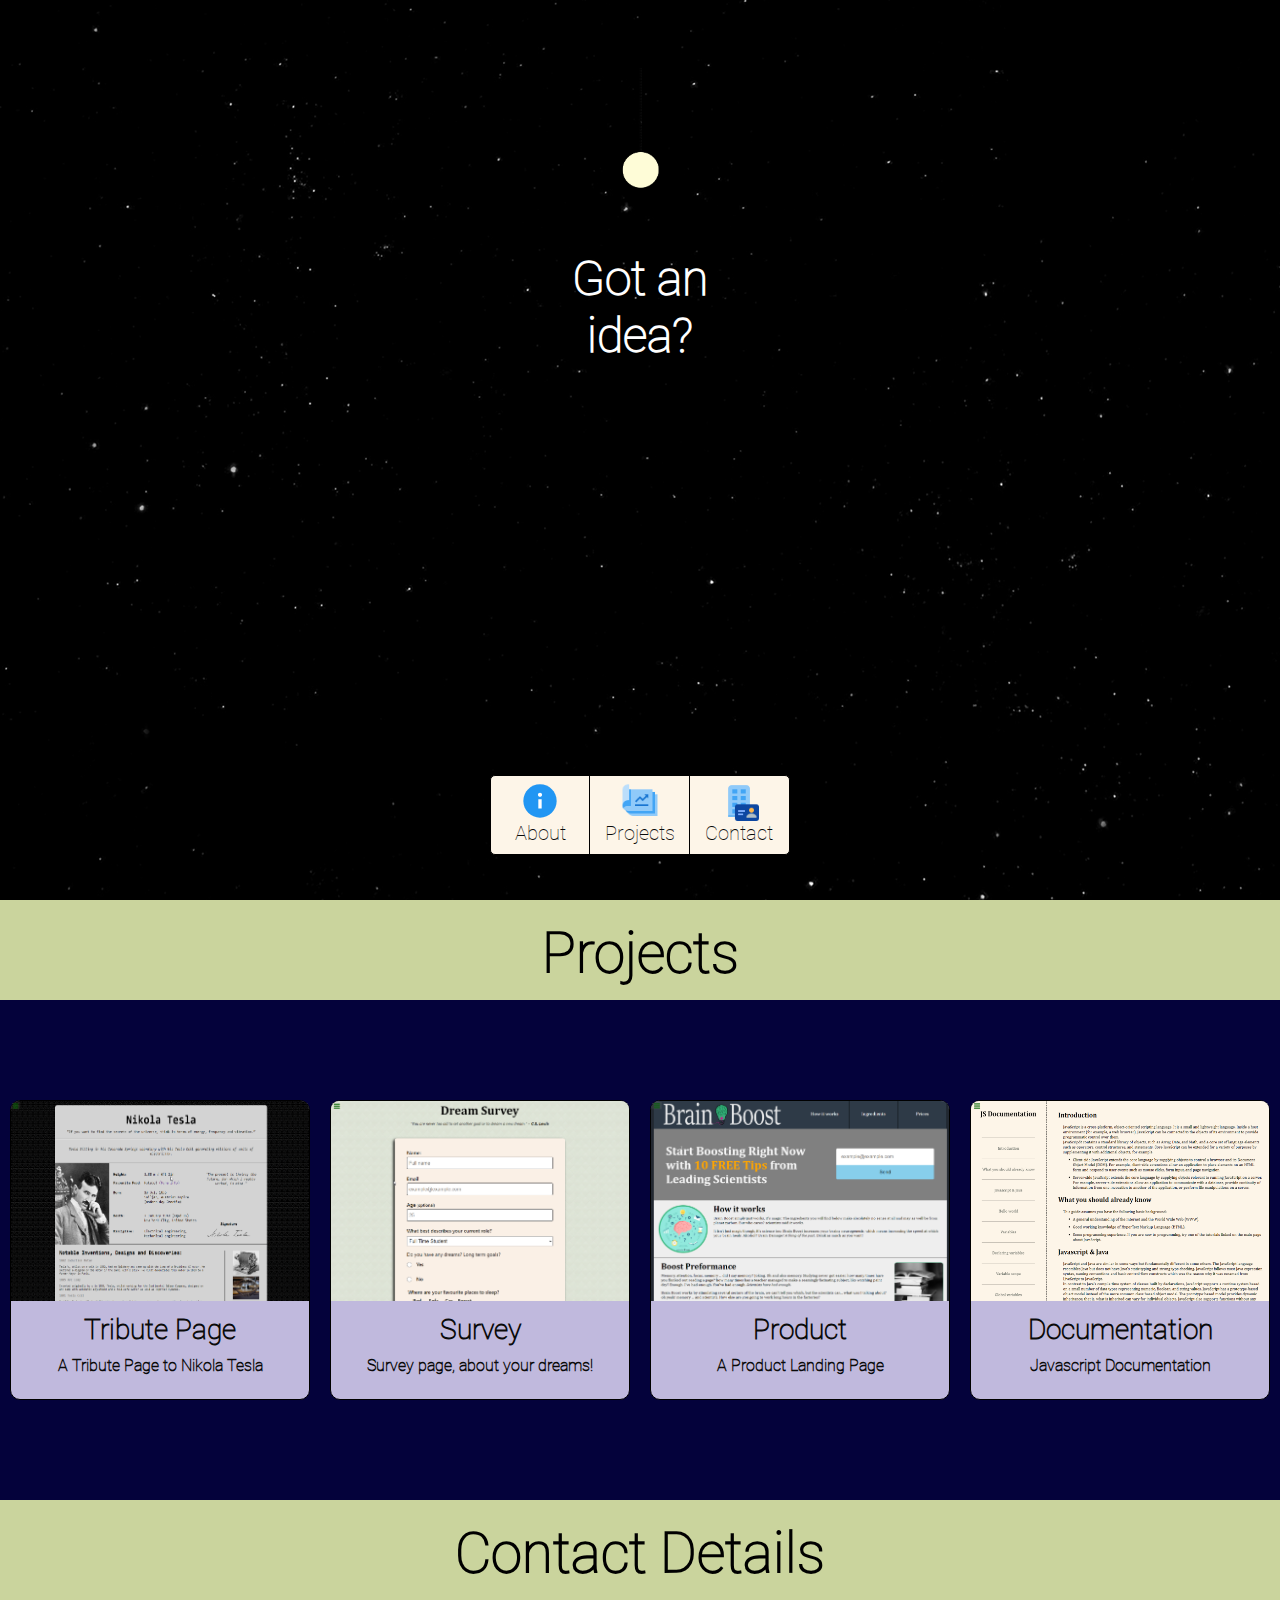
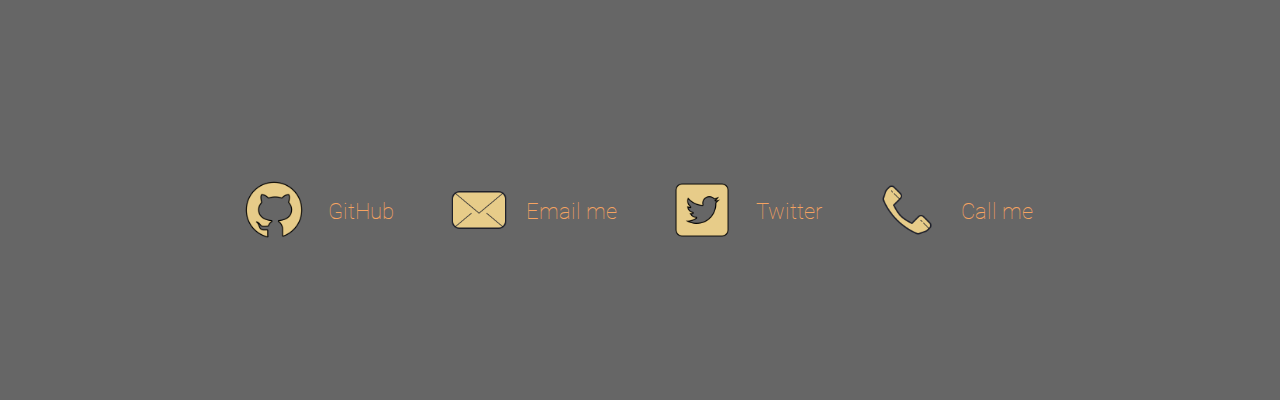
<file: portfolio/index.html>
<!DOCTYPE html>
<html lang="en">
<head>
    <meta charset="UTF-8">
    <meta name="viewport" content="width=device-width, initial-scale=1.0">
    <title>Personal Portfolio</title>
    <link rel="stylesheet" href="css/styles.css">
    
    <script defer src="https://cdn.freecodecamp.org/testable-projects-fcc/v1/bundle.js"></script>

</head>
<body>
    <header>
        <nav id="navbar">
            <a id="aboutButton" href="#welcome-section" class="nav-link"><img src="css/images/icons/about.svg" alt="">About</a>
            <a href="#projects" class="nav-link"><img src="css/images/icons/projects.png" alt="">Projects</a>
            <a href="#contact-section" class="nav-link"><img src="css/images/icons/contact2.png" alt="">Contact</a>
        </nav>
    </header>
    <div class="stars"></div>
    <div class="twinkle"></div>
    <div class="blueSky"></div>
    <div class="clouds"></div>
    <section id="welcome-section">
        <header id="welcome-header">
        <div id="bulb"></div>
            <h1>Got an idea?</h1>
        </header>
        <div id="invisible">
            <h2>I develop stuff</h2>
            <div id="bio">
                <img src="css/images/profile-cut.png" alt="">
                <div id="bio-desc">
                    <p>Name: Sky Gracey</p>
                    <p>Age: 25</p>
                    <p>Knowledge: HTML, CSS, Javascript, jQuery, PHP, mySQL, Bootstrap, Wordpress, Python</p>
                    <p>Bio: I'm a self-taught programmer in UK, wales. Excited to work with new people on either Short-term, or Long-term jobs.<br /></p>
                    <span>(<a href="" alt="Opens popout window further biography information">tbc</a>)</span>
                </div>
            </div>
        </div>
    </section>
    <section id="projects">
        <header id="project-header" class="section-header">
                <h1>Projects</h1>
        </header>
        <div class="tilebox">
             <div id="tribute" class="project-tile">
                 <a href="https://codepen.io/Dyneskye/pen/eYJgQER" alt="Portfolio tribute page of Nikola Tesla">
                     <img src="css/images/tribute.png" alt="">
                     <h3>Tribute Page</h3>
                 </a>
                 <p>
                     A Tribute Page to Nikola Tesla
                 </p>
             </div>
             <div id="survey" class="project-tile">
                 <a href="https://codepen.io/Dyneskye/pen/vYLmxMN" alt="Portfolio, of a survey form">
                     <img src="css/images/survey.png" alt="">
                     <h3>Survey</h3>
                 </a>
                 <p>
                     Survey page, about your dreams!
                 </p>
             </div>
        </div>
        <div class="tilebox">
             <div id="product" class="project-tile">
                 <a href="https://codepen.io/Dyneskye/pen/VwezdRe" alt="Portfolio product sales page">
                     <img src="css/images/product.png" alt="">
                     <h3>Product</h3>
                 </a>
                 <p>
                     A Product Landing Page
                 </p>
             </div>
             <div id="doc" class="project-tile">
                 <a href="https://codepen.io/Dyneskye/pen/WNrEVLr" alt="Portfolio Documentation page">
                     <img src="css/images/doc.png" alt="">
                     <h3>Documentation</h3>
                 </a>
                 <p>Javascript Documentation</p>
             </div>
        </div>
    </section>

    <section id="contact-section">
        <header id="contact-header" class="section-header">
            <h1>Contact Details</h1>
        </header>
        <a id="profile-link" href="https://github.com/dyneskye/" alt="Sky's Github Account" target="_blank"> <img src="css/images/icons/githubGreenOutline.png" alt=""> <span>GitHub</span></a>
        <a id="profile-link" href="mailto:dyneskye@gmail.com" alt="Email Sky"> <img src="css/images/icons/emailGreenOutline.png" alt=""><span>Email me</span></a>
        <a id="profile-link" href="#twitter" alt="Sky's Twitter Account"> <img src="css/images/icons/twitterGreenOutline.png" alt=""> <span>Twitter</span></a>
        <a id="profile-link" href="tel:07NotMyNum" alt="Sky's Phone Number"> <img src="css/images/icons/phoneGreenBigNew.png" alt=""> <span>Call me</span></a>
        <a href="#FCC"></a>
    </section>

    <script src="https://code.jquery.com/jquery-3.5.1.js" integrity="sha256-QWo7LDvxbWT2tbbQ97B53yJnYU3WhH/C8ycbRAkjPDc=" crossorigin="anonymous"></script>
    <script defer src="js/scripts.js"></script>
</body>
</html>
</file>
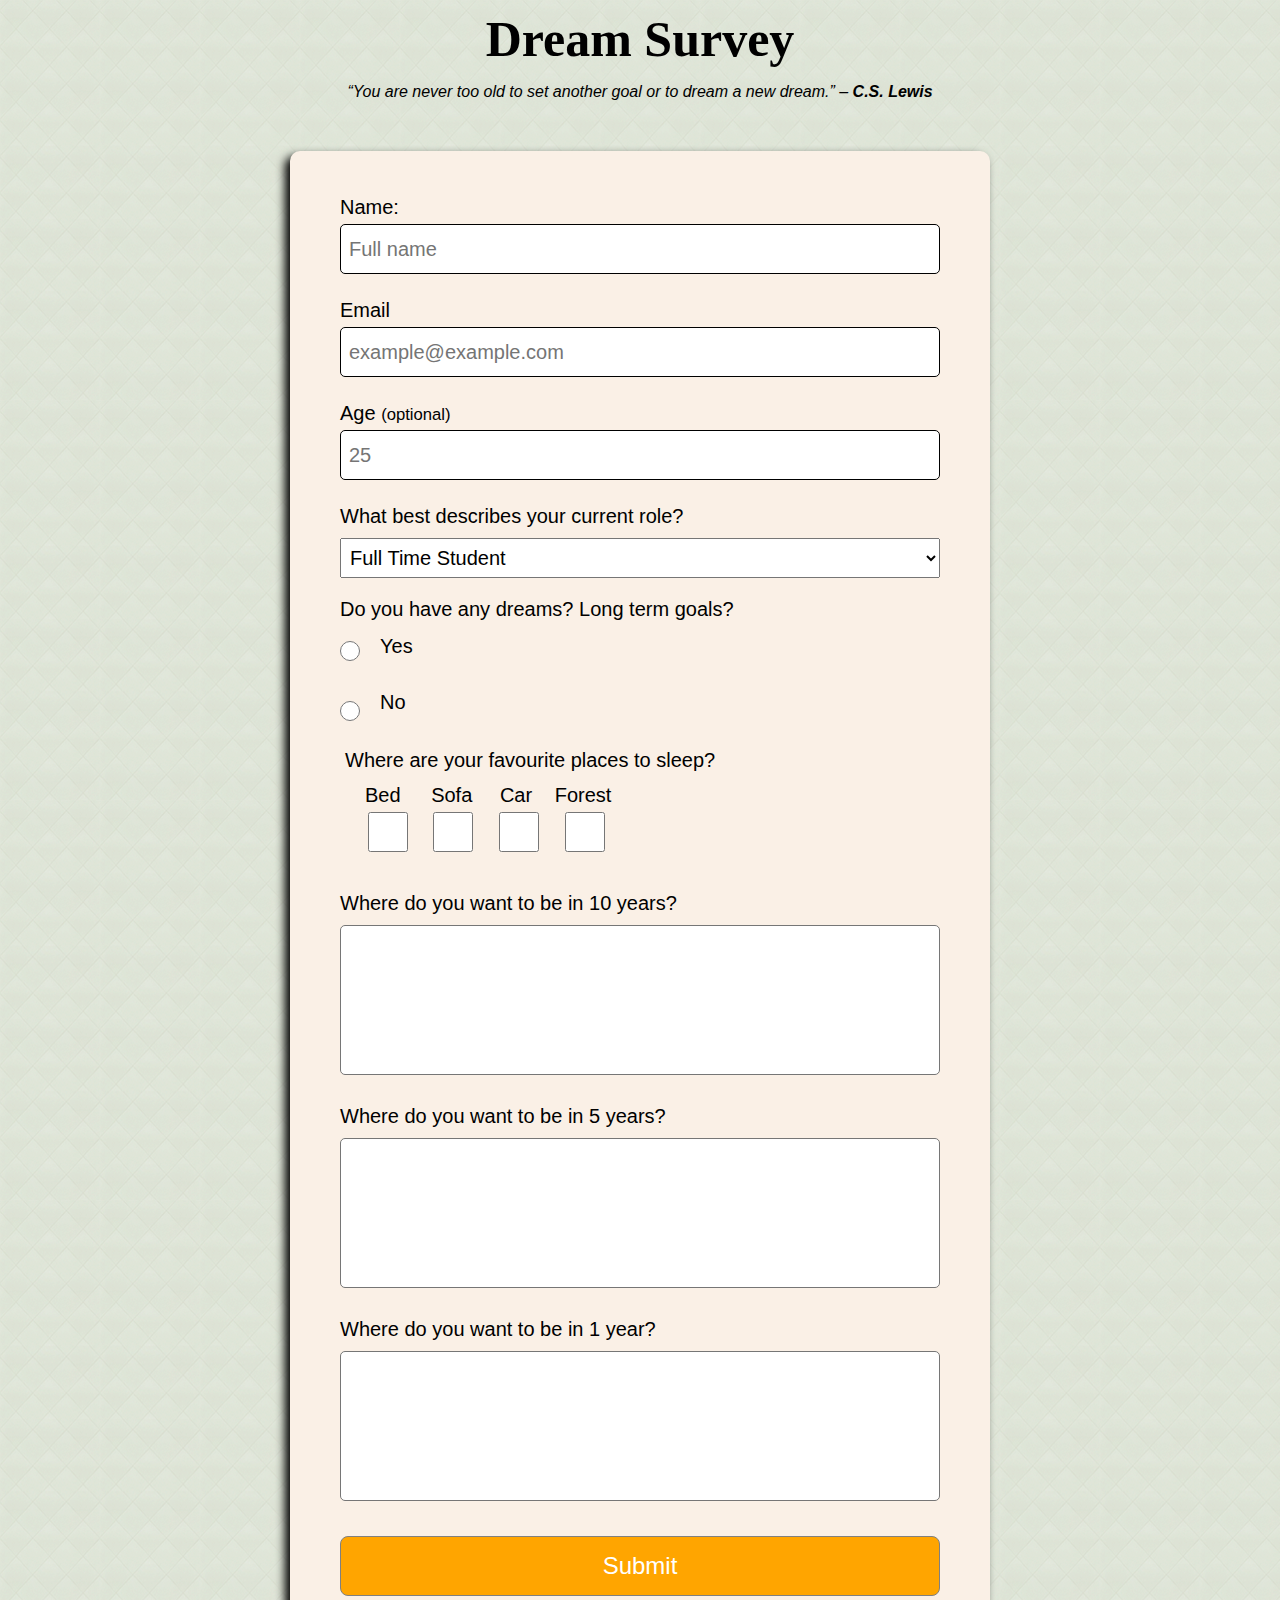
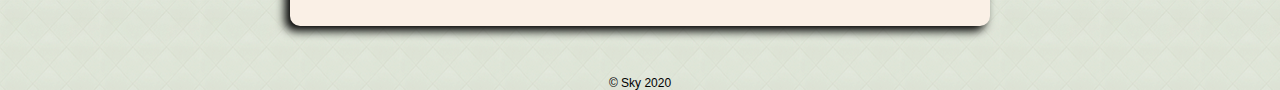
<file: survey/index.html>
<!DOCTYPE html>
<html lang="en">
<head>
    <meta charset="UTF-8">
    <meta name="viewport" content="width=device-width, initial-scale=1.0">
    <title>Dream Survey</title>

    <link rel="stylesheet" href="styles.css">
    
</head>
<body>

    <div id="title-box">
        <h1 id="title">Dream Survey</h1>
        <p id="description"><em >“You are never too old to set another goal or to dream a new dream.”
            – <strong>C.S. Lewis</strong></em></p>
    </div>

    <div id="container">
        <form id="survey-form" action="POST">
            <label id="name-label" for="name">
                Name: <input id="name" type="text" name="name" placeholder="Full name" required>
            </label>
            <label id="email-label" for="email">
                Email <input id="email" type="email" name="email" placeholder="example@example.com" required>
            </label>
            <label id="number-label" for="number">
                Age <small>(optional)</small><input id="number" type="number" name="age" placeholder="25" min="1" max="100">
            </label>
            <label for="role">
                <p>What best describes your current role?</p>
                <select name="role" id="dropdown" onchange="displayOther(this)">
                    <option value="full-time-student">Full Time Student</option>
                    <option value="part-time-student">Part time Student</option>
                    <option value="full-time-job">Full Time Job</option>
                    <option value="part-time-job">Part Time Job</option>
                    <option value="undisclosed">Prefer to not say</option>
                    <option id="other-button" value="other">Other</option>
                </select>
                <label id="otherLabel" for="other">
                    <p>Specify other role</p>
                    <input id="other" type="text" name="other" placeholder="Other">
                </label>
            </label>
            <div id="radioboxes">
                <p>Do you have any dreams? Long term goals?</p>

                <div id="radios">
                    <input id="yes" type="radio" name="yesorno" value="yes" required><span id="yesAns">Excellent, continue to the section below!</span>
                    <input id="no" type="radio" name="yesorno" value="no"><span id="noAns">What are you waiting for? Start planning now!</span>
                </div>
                <div id="labels">
                    <label for="yes">Yes</label>
                    <label for="no">No</label>
                </div>

            </div>
            <div id="checkboxes">
                <h2 id="checkbox-title">Where are your favourite places to sleep?</h2>
                <label id="bed-label" for="bed">Bed</label>
                <label id="sofa-label" for="sofa">Sofa</label>
                <label id="car-label" for="car">Car</label>
                <label id="forest-label" for="forest">Forest</label>
                <input id="bed" type="checkbox" name="bed" git value="bed">
                <input id="sofa" type="checkbox" name="sofa" value="sofa">
                <input id="car" type="checkbox" name="car" value="car">
                <input id="forest" type="checkbox" name="forest" value="forest">
            </div>
            
            <br>
                <label for="ten-years">
                    Where do you want to be in 10 years? 
                    <textarea id="ten-years" name="ten-years" placeholder="" required></textarea>
                </label>
                
                <label for="five-years">
                    Where do you want to be in 5 years? 
                    <textarea id="five-years" name="five-years" placeholder="" required></textarea>
                </label>

                <label for="one-year">
                    Where do you want to be in 1 year? 
                    <textarea id="one-years" name="one-years" placeholder="" required></textarea>
                </label>
                <button id="submit" name="submit">Submit</button>
        </form>  
        
        
    </div>

    
    
    <footer>
        <p>© Sky 2020</p>
    </footer>
    <script src="https://cdn.freecodecamp.org/testable-projects-fcc/v1/bundle.js"></script>

    <script defer type="text/javascript">
        function displayOther(opt) {
            if (opt.value == "other") {
                document.getElementById('otherLabel').style.display = "block";
            }
        }

    </script>
</body>
</html>
</file>
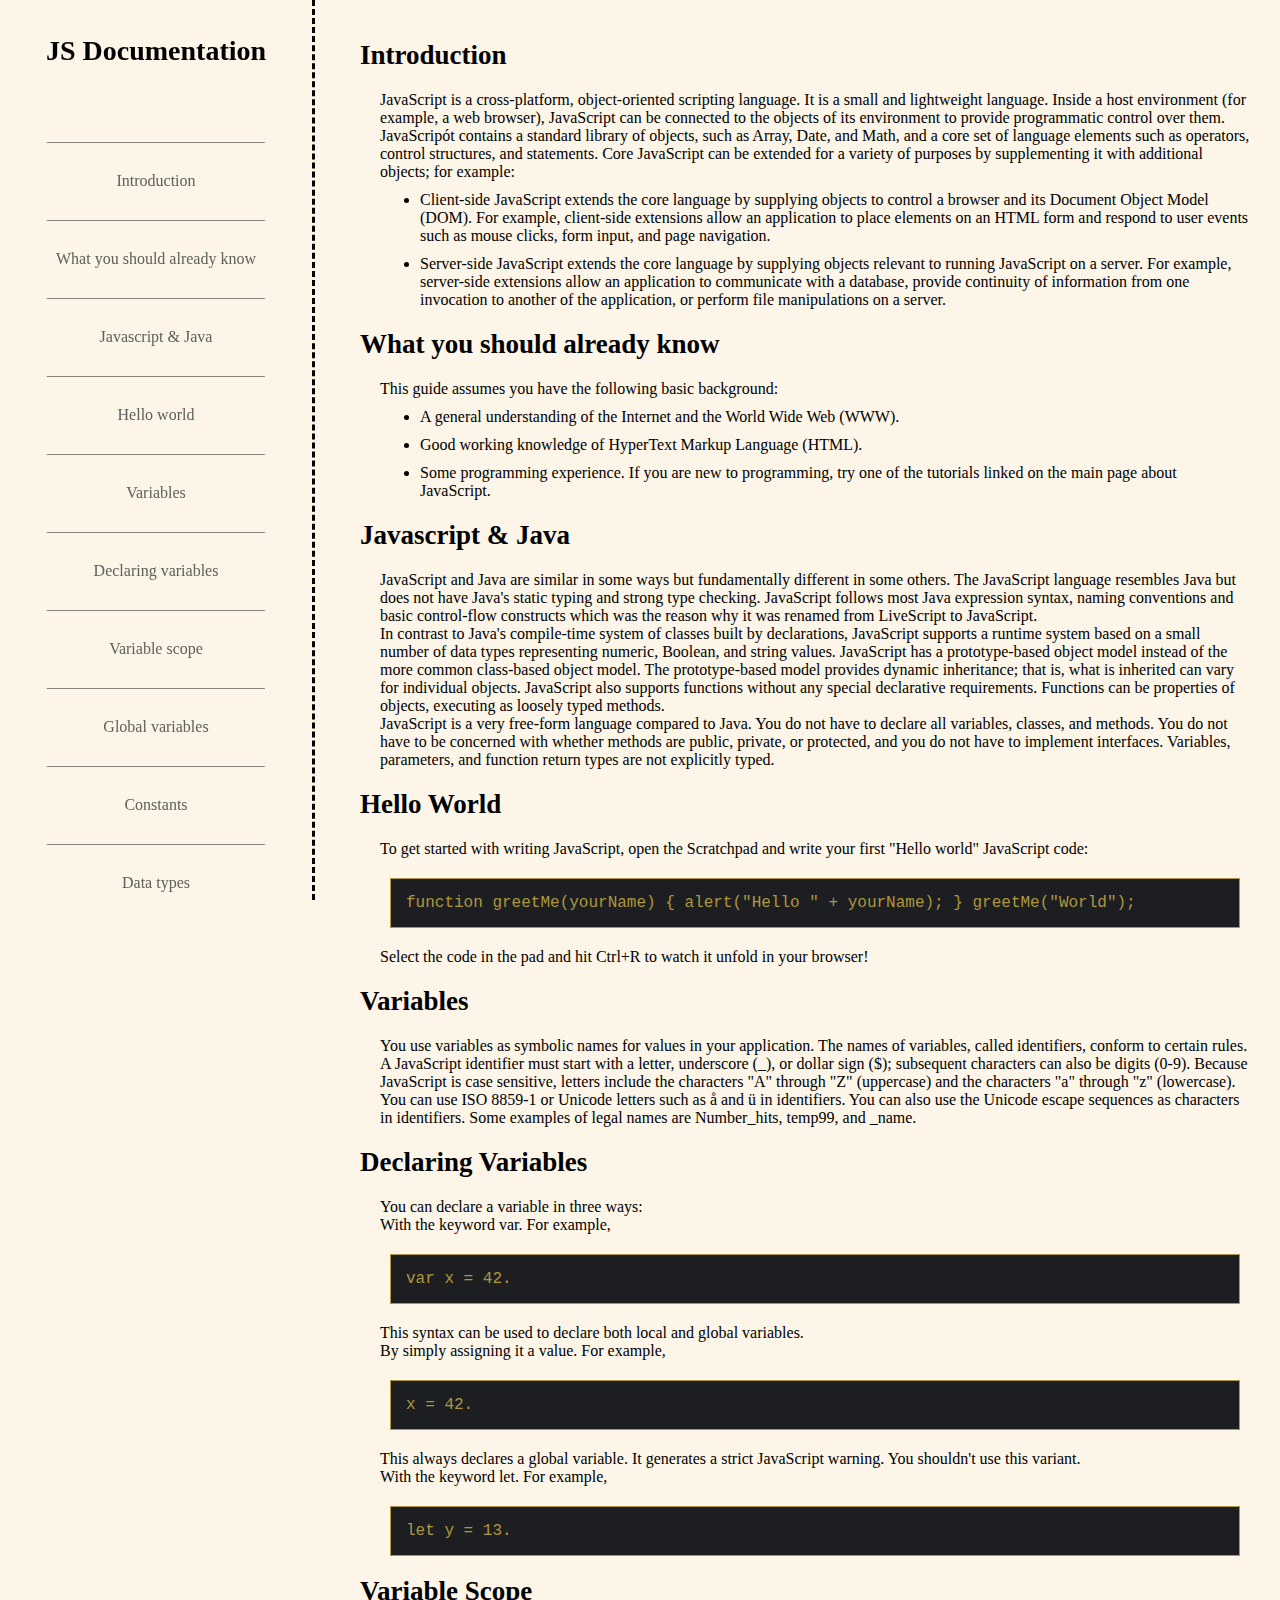
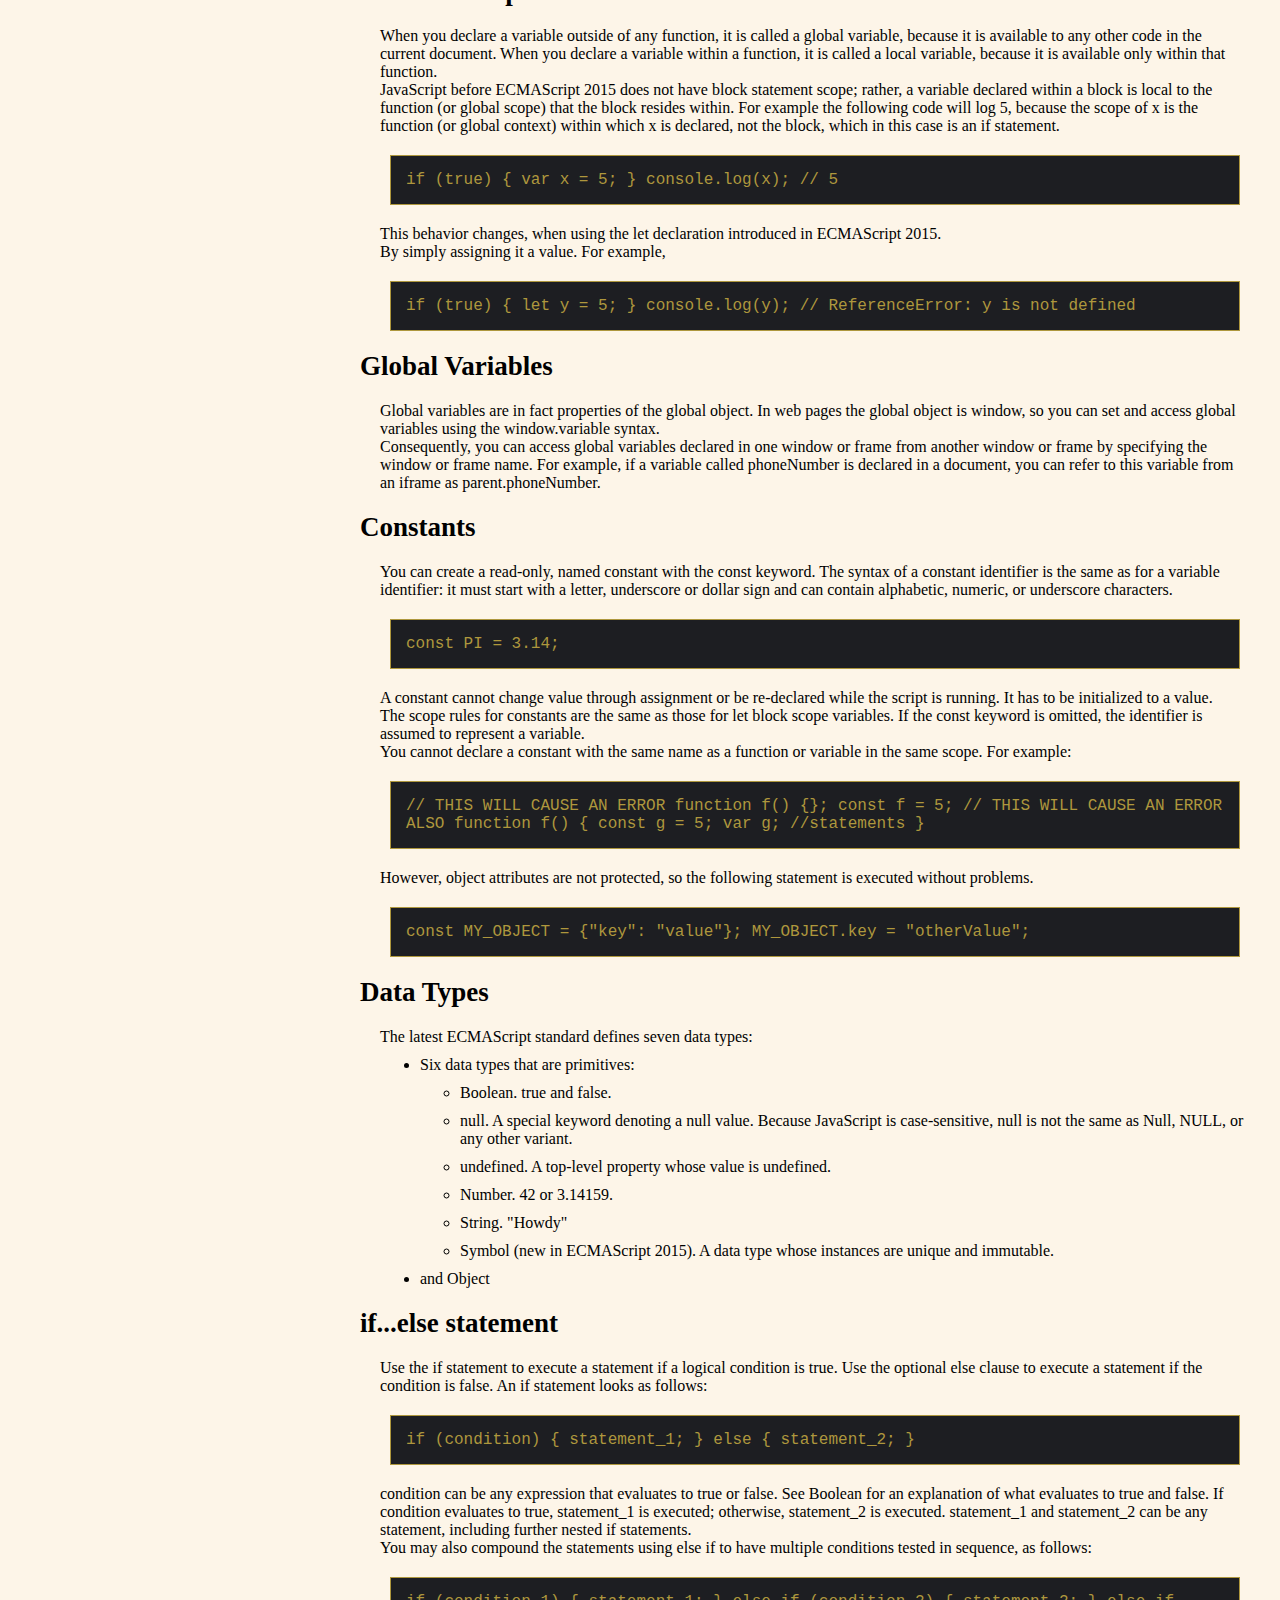
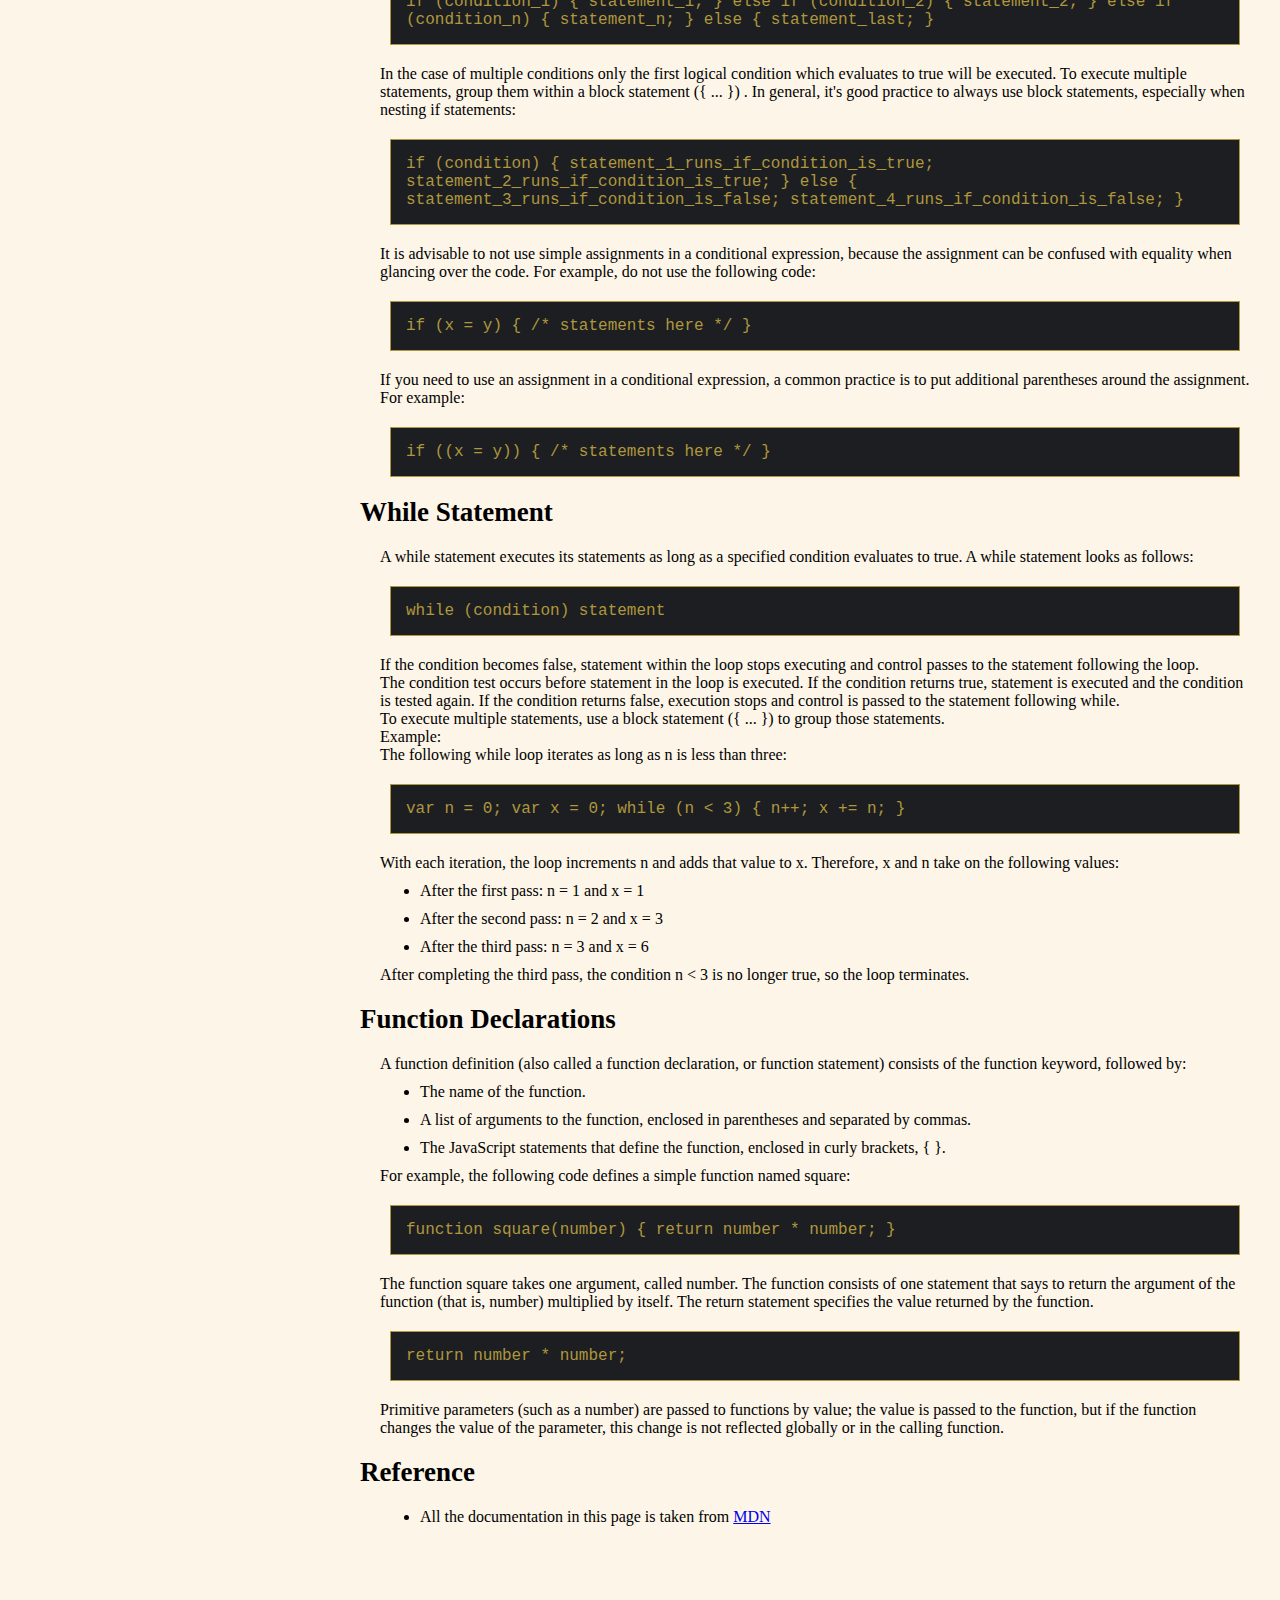
<file: tech-doc/index.html>
<!DOCTYPE html>
<html lang="en">
<head>
    <meta charset="UTF-8">
    <meta name="viewport" content="width=device-width, initial-scale=1.0">
    <title>Very Technical</title>
    <script defer src="https://cdn.freecodecamp.org/testable-projects-fcc/v1/bundle.js"></script>

    <link rel="stylesheet" href="styles.css">
</head>
<body>

<div id="container">
        <nav id="navbar">
            <header>JS Documentation</header>
            <div id="links">
               <a href="#introduction"  class="nav-link">Introduction</a>
               <a href="#what_you_should_already_know" class="nav-link">What you should already know</a>
               <a href="#javascript_&_java" class="nav-link">Javascript & Java</a>
               <a href="#hello_world" class="nav-link">Hello world</a>
               <a href="#variables" class="nav-link">Variables</a>
               <a href="#declaring_variables" class="nav-link">Declaring variables</a>
               <a href="#variable_scope" class="nav-link">Variable scope</a>
               <a href="#global_variables" class="nav-link">Global variables</a>
               <a href="#constants" class="nav-link">Constants</a>
               <a href="#data_types" class="nav-link">Data types</a>
               <a href="#if...else_statement" class="nav-link">if...else statement</a>
               <a href="#while_statement" class="nav-link">While statement</a>
               <a href="#reference" class="nav-link">Reference</a>
               <a href="#function_declarations"  class="nav-link">Function declarations</a>
            </div>
        </nav>
    <main id="main-doc">
        <section id="introduction" class="main-section">
            <header>
                <h2>Introduction</h2>
            </header>
            <p>JavaScript is a cross-platform, object-oriented scripting language. It is a small and lightweight language. Inside a host environment (for example, a web browser), JavaScript can be connected to the objects of its environment to provide programmatic control over them.</p>
            <p>JavaScripót contains a standard library of objects, such as Array, Date, and Math, and a core set of language elements such as operators, control structures, and statements. Core JavaScript can be extended for a variety of purposes by supplementing it with additional objects; for example:</p>
            <ul>
                <li>Client-side JavaScript extends the core language by supplying objects to control a browser and its Document Object Model (DOM). For example, client-side extensions allow an application to place elements on an HTML form and respond to user events such as mouse clicks, form input, and page navigation.</li>
                <li>Server-side JavaScript extends the core language by supplying objects relevant to running JavaScript on a server. For example, server-side extensions allow an application to communicate with a database, provide continuity of information from one invocation to another of the application, or perform file manipulations on a server.</li>
            </ul>
        </section>
        <section id="what_you_should_already_know" class="main-section">
            <header>
                <h2>What you should already know</h2>
            </header>
            <p>
                This guide assumes you have the following basic background:
                <ul>
                    <li>A general understanding of the Internet and the World Wide Web (WWW).</li>
                    <li>Good working knowledge of HyperText Markup Language (HTML).</li>
                    <li>Some programming experience. If you are new to programming, try one of the tutorials linked on the main page about JavaScript.</li>
                </ul>
            </p>
        </section>
        <section id="javascript_&_java" class="main-section">
            <header>
                <h2>Javascript & Java</h2>
            </header>
            <p>JavaScript and Java are similar in some ways but fundamentally different in some others. The JavaScript language resembles Java but does not have Java's static typing and strong type checking. JavaScript follows most Java expression syntax, naming conventions and basic control-flow constructs which was the reason why it was renamed from LiveScript to JavaScript.</p>
            <p>In contrast to Java's compile-time system of classes built by declarations, JavaScript supports a runtime system based on a small number of data types representing numeric, Boolean, and string values. JavaScript has a prototype-based object model instead of the more common class-based object model. The prototype-based model provides dynamic inheritance; that is, what is inherited can vary for individual objects. JavaScript also supports functions without any special declarative requirements. Functions can be properties of objects, executing as loosely typed methods.</p>
            <p>JavaScript is a very free-form language compared to Java. You do not have to declare all variables, classes, and methods. You do not have to be concerned with whether methods are public, private, or protected, and you do not have to implement interfaces. Variables, parameters, and function return types are not explicitly typed.</p>
        </section>
        <section id="hello_world" class="main-section">
            <header>
                <h2>Hello World</h2>
            </header>
            <p>To get started with writing JavaScript, open the Scratchpad and write your first "Hello world" JavaScript code:</p>
            <code>function greetMe(yourName) { alert("Hello " + yourName); }
                greetMe("World");</code>
            <p>Select the code in the pad and hit Ctrl+R to watch it unfold in your browser!</p>
        </section>
        <section id="variables" class="main-section">
            <header>
                <h2>Variables</h2>
            </header>
            <p>You use variables as symbolic names for values in your application. The names of variables, called identifiers, conform to certain rules.</p>
            <p>A JavaScript identifier must start with a letter, underscore (_), or dollar sign ($); subsequent characters can also be digits (0-9). Because JavaScript is case sensitive, letters include the characters "A" through "Z" (uppercase) and the characters "a" through "z" (lowercase).</p>
            <p>You can use ISO 8859-1 or Unicode letters such as å and ü in identifiers. You can also use the Unicode escape sequences as characters in identifiers. Some examples of legal names are Number_hits, temp99, and _name.</p>
        </section>
        <section id="declaring_variables" class="main-section">
            <header>
                <h2>Declaring Variables</h2>
            </header>
            <p>You can declare a variable in three ways:</p>
            <p>With the keyword var. For example,</p>
            <code>var x = 42.</code>
            <p>This syntax can be used to declare both local and global variables.</p>
            <p>By simply assigning it a value. For example,</p>
            <code>x = 42.</code>
            <p>This always declares a global variable. It generates a strict JavaScript warning. You shouldn't use this variant.</p>
            <p>With the keyword let. For example,</p>
            <code>let y = 13.</code>
        </section>
        <section id="variable_scope" class="main-section">
            <header>
                <h2>Variable Scope</h2>
            </header>
            <p>When you declare a variable outside of any function, it is called a global variable, because it is available to any other code in the current document. When you declare a variable within a function, it is called a local variable, because it is available only within that function.</p>
            <p>JavaScript before ECMAScript 2015 does not have block statement scope; rather, a variable declared within a block is local to the function (or global scope) that the block resides within. For example the following code will log 5, because the scope of x is the function (or global context) within which x is declared, not the block, which in this case is an if statement.</p>
            <code>if (true) { var x = 5; } console.log(x); // 5</code>
            <p>This behavior changes, when using the let declaration introduced in ECMAScript 2015.</p>
            <p>By simply assigning it a value. For example,</p>
            <code>if (true) { let y = 5; } console.log(y); // ReferenceError: y is not
                defined</code>
        </section>
        <section id="global_variables" class="main-section">
            <header>
                <h2>Global Variables</h2>
            </header>
            <p>Global variables are in fact properties of the global object. In web pages the global object is window, so you can set and access global variables using the window.variable syntax.</p>
            <p>Consequently, you can access global variables declared in one window or frame from another window or frame by specifying the window or frame name. For example, if a variable called phoneNumber is declared in a document, you can refer to this variable from an iframe as parent.phoneNumber.</p>
        </section>
        <section id="constants" class="main-section">
            <header>
                <h2>Constants</h2>
            </header>
            <p>You can create a read-only, named constant with the const keyword. The syntax of a constant identifier is the same as for a variable identifier: it must start with a letter, underscore or dollar sign and can contain alphabetic, numeric, or underscore characters.</p>
            <code>const PI = 3.14;</code>
            <p>A constant cannot change value through assignment or be re-declared while the script is running. It has to be initialized to a value.</p>
            <p>The scope rules for constants are the same as those for let block scope variables. If the const keyword is omitted, the identifier is assumed to represent a variable.</p>
            <p>You cannot declare a constant with the same name as a function or variable in the same scope. For example:</p>
            <code>// THIS WILL CAUSE AN ERROR function f() {}; const f = 5; // THIS WILL
                CAUSE AN ERROR ALSO function f() { const g = 5; var g; //statements
                }</code>
            <p>However, object attributes are not protected, so the following statement is executed without problems.</p>
            <code>const MY_OBJECT = {"key": "value"}; MY_OBJECT.key = "otherValue";</code>
        </section>
        <section id="data_types" class="main-section">
            <header>
                <h2>Data Types</h2>
            </header>
            <p>The latest ECMAScript standard defines seven data types:</p>
            <ul>
                <li>Six data types that are primitives:</li>
                <ul>
                    <li>Boolean. true and false.</li>
                    <li>null. A special keyword denoting a null value. Because JavaScript is case-sensitive, null is not the same as Null, NULL, or any other variant.</li>
                    <li>undefined. A top-level property whose value is undefined.</li>
                    <li>Number. 42 or 3.14159.</li>
                    <li>String. "Howdy"</li>
                    <li>Symbol (new in ECMAScript 2015). A data type whose instances are unique and immutable.</li>
                </ul>
                <li>and Object</li>
            </ul>
        </section>
        <section id="if...else_statement" class="main-section">
            <header>
                <h2>if...else statement</h2>
            </header>
            <p>Use the if statement to execute a statement if a logical condition is true. Use the optional else clause to execute a statement if the condition is false. An if statement looks as follows:</p>
            <code>if (condition) { statement_1; } else { statement_2; }</code>
            <p>condition can be any expression that evaluates to true or false. See Boolean for an explanation of what evaluates to true and false. If condition evaluates to true, statement_1 is executed; otherwise, statement_2 is executed. statement_1 and statement_2 can be any statement, including further nested if statements.</p>
            <p>You may also compound the statements using else if to have multiple conditions tested in sequence, as follows:</p>
            <code>if (condition_1) { statement_1; } else if (condition_2) { statement_2;
            } else if (condition_n) { statement_n; } else { statement_last; }</code>
            <p>In the case of multiple conditions only the first logical condition which evaluates to true will be executed. To execute multiple statements, group them within a block statement ({ ... }) . In general, it's good practice to always use block statements, especially when nesting if statements:</p>
            <code>if (condition) { statement_1_runs_if_condition_is_true;
                statement_2_runs_if_condition_is_true; } else {
                statement_3_runs_if_condition_is_false;
                statement_4_runs_if_condition_is_false; }</code>
            <p>It is advisable to not use simple assignments in a conditional expression, because the assignment can be confused with equality when glancing over the code. For example, do not use the following code:</p>
            <code>if (x = y) { /* statements here */ }</code>
            <p>If you need to use an assignment in a conditional expression, a common practice is to put additional parentheses around the assignment. For example:</p>
            <code>if ((x = y)) { /* statements here */ }</code>
        </section>
        <section id="while_statement" class="main-section">
            <header>
                <h2>While Statement</h2>
            </header>
            <p>A while statement executes its statements as long as a specified condition evaluates to true. A while statement looks as follows:</p>
            <code>while (condition) statement</code>
            <p>If the condition becomes false, statement within the loop stops executing and control passes to the statement following the loop.</p>
            <p>The condition test occurs before statement in the loop is executed. If the condition returns true, statement is executed and the condition is tested again. If the condition returns false, execution stops and control is passed to the statement following while.</p>
            <p>To execute multiple statements, use a block statement ({ ... }) to group those statements.</p>
            <p>Example:</p>
            <p>The following while loop iterates as long as n is less than three:</p>
            <code>var n = 0; var x = 0; while (n < 3) { n++; x += n; }</code>
            <p>With each iteration, the loop increments n and adds that value to x. Therefore, x and n take on the following values:</p>
            <ul>
                <li>After the first pass: n = 1 and x = 1</li>
                <li>After the second pass: n = 2 and x = 3</li>
                <li>After the third pass: n = 3 and x = 6</li>
            </ul>
            <p>After completing the third pass, the condition n < 3 is no longer true, so the loop terminates.</p>
        </section>
        <section id="function_declarations" class="main-section">
            <header>
                <h2>Function Declarations</h2>
            </header>
            <p>A function definition (also called a function declaration, or function statement) consists of the function keyword, followed by:</p>
            <ul>
                <li>The name of the function.</li>
                <li>A list of arguments to the function, enclosed in parentheses and separated by commas.</li>
                <li>The JavaScript statements that define the function, enclosed in curly brackets, { }.</li>
            </ul>
            <p>For example, the following code defines a simple function named square:</p>
            <code>function square(number) { return number * number; }</code>
            <p>The function square takes one argument, called number. The function consists of one statement that says to return the argument of the function (that is, number) multiplied by itself. The return statement specifies the value returned by the function.</p>
            <code>return number * number;</code>
            <p>Primitive parameters (such as a number) are passed to functions by value; the value is passed to the function, but if the function changes the value of the parameter, this change is not reflected globally or in the calling function.</p>
        </section>
        <section id="reference" class="main-section">
            <header>
                <h2>Reference</h2>
            </header>
            <ul>
                <li>All the documentation in this page is taken from <a href="https://developer.mozilla.org/en-US/docs/Web/JavaScript/Guide" alt="">MDN</a></li>
            </ul>
        </section>
    </main>
</div>
</body>
</html>
</file>
<file: portfolio/css/styles.css>
@font-face {
    font-family: "Roboto Regular";
    src: url("fonts/Roboto-Regular.ttf");
}

@font-face {
    font-family: "Roboto Thin";
    src: url("fonts/Roboto-Thin.ttf");
}

@keyframes move-twink-back {
    from {background-position:0 0;}
    to {background-position:-10000px 5000px;}
}
@-webkit-keyframes move-twink-back {
    from {background-position:0 0;}
    to {background-position:-10000px 5000px;}
}
@-moz-keyframes move-twink-back {
    from {background-position:0 0;}
    to {background-position:-10000px 5000px;}
}
@-ms-keyframes move-twink-back {
    from {background-position:0 0;}
    to {background-position:-10000px 5000px;}
}

@keyframes move-clouds-back {
    from {background-position:0 0;}
    to {background-position:10000px 0;}
}
@-webkit-keyframes move-clouds-back {
    from {background-position:0 0;}
    to {background-position:10000px 0;}
}
@-moz-keyframes move-clouds-back {
    from {background-position:0 0;}
    to {background-position:10000px 0;}
}
@-ms-keyframes move-clouds-back {
    from {background-position: 0;}
    to {background-position:10000px 0;}
}


* {
    box-sizing: border-box;
    margin: 0;
    padding: 0;
}

html {
    font-size: 62.5%;
}

body {
    background: url("images/daylightCycle/bluesky.jpg") repeat top center;
    font-family: "Roboto Thin", Times, 'Times New Roman', serif;
    width: 100%;
    height: 100%;
}

p {
    font-weight: 800;
}

a {
    text-decoration: none;
}

#navbar {
    height: 80px;
    width: 300px;
    position: fixed;
    display: flex;
    left: 50%;
    bottom: 125px;
    transform: translate(-50%, 100%);
    text-align: center;
    font-size: 2em;
    background-color: #fdf5e8;
    border: 1px solid black;
    border-radius: 5px;
    z-index: 99;
}

#navbar a {
    width: 150px;
    padding: 5px 10px;
    border-right: 1px solid black;
    color: #0a0a0a;
}

#navbar a:last-of-type {
    border-width: 0px;
}

.nav-link:hover {
    transition: ease-in;
    transition-duration: 200ms;
    background: skyblue;
}

#navbar img {
    display: block;
    margin: 0 auto;
    width: 40px;
}

#welcome-section {
    position: relative;
    margin: 0 20px;
    text-align: center;
    height: 100vh;
    padding-top: 50px;
    z-index: 5;
}

#welcome-header {
    margin: 0 auto;
    width: 200px;
    font-size: 2.4rem;
    color: white;
}

#bulb {
    height: 200px;
    width: 100px;
    margin: 0px auto;
    padding-top: 90px;
    background: transparent url('images/daylightCycle/bulbBlackMoon.png') no-repeat center;
    background-size: 100%;
    transition: background 10000s;
    z-index: 15;
}

#invisible {
    opacity: 0%;
    height: auto;
    margin-top: 150px;
    padding-top: 175px;
    background: transparent;
}

#invisible h2 {
    font-size: 4rem;
    color: white;
}


#bio {
    display: flex;
    max-width: 900px;
    align-items: center;
    margin: 40px auto 0 auto;
    border: 1px solid white;
    border-radius: 10px;
    background-color: #C0B9DD;
    text-align: left;
}

#bio img {
    height: auto;
    border-radius: 10px 0 0 10px;
}

#bio-desc {
    display: flex;
    flex-basis: 700px;
    flex-wrap: wrap;
    color: #0a0a0a;
}

#bio-desc p, span {
    font-size: 2.2rem;
    margin: 20px 10px 0px 10px;
    width: 100%;
}

/* add span later */
#bio-desc span {
    display: none;
    margin-top: 5px;
}

#bio-desc a {
    color: #04023B;
    text-decoration: underline;
}

.section-header {
    text-align: center;
    padding-top: 20px;
    margin-bottom: 80px;
    width: 100%;
    height: 100px;
    font-size: 2.8rem;
    background-color:#CAD49D;
}

#projects {
    display: flex;
    height: 100%;
    min-height: 500px;
    flex-wrap: wrap;
    flex-direction: row;
    justify-content: center;
    align-items: center;
    padding-bottom: 80px;
    background: #04023B;
}

.tilebox {
    display: flex;
    flex-wrap: wrap;
    justify-content: space-evenly;
    max-width: 100%;
}

.project-tile {
    text-align: center;
    height: 300px;
    width: 300px;
    margin: 20px 10px;
    border: 1px solid black;
    border-radius: 10px;
    background-color: #C0B9DD;
}

.project-tile img {
    height: 200px;
    width: 100%;
    border-radius: 8px 8px 0 0;
    border-color:transparent;
}

.project-tile h3 {
    margin: 10px 0 10px 0;
    font-size: 2.8rem;
    color: #0A0A0A;
}

.project-tile p {
    font-size: 1.6rem;
    color: #0A0A0A;
}



#contact-section {
    height: 500px;
    width: 100%;
    text-align: center;
    background-color: #666666;
}

#contact-header {
    margin: 0;
}


#profile-link {
    position: relative;
    top: 175px;
    font-size: 2.8rem;
    margin: 0 20px;
    color: #f5a361;
}

#profile-link span {
    position: relative;
    bottom: 26px;
    left: 2px;
}

#profile-link img {
    width: 70px;
}

.stars, .twinkle, .blueSky, .clouds {
    position:absolute;
    top:0;
    left:0;
    right:0;
    bottom:0;
    width:100%;
    height:100%;
    display:block;
  }

.stars {
    background: #000 url(images/daylightCycle/stars.png) repeat top center;
    z-index:1;
  }
  
  .twinkle{
    background:transparent url(images/daylightCycle/twinkle.png) repeat top center;
    z-index: 2;
  
    -moz-animation:move-twink-back 200s linear infinite;
    -ms-animation:move-twink-back 200s linear infinite;
    -o-animation:move-twink-back 200s linear infinite;
    -webkit-animation:move-twink-back 200s linear infinite;
    animation:move-twink-back 200s linear infinite;
  }

  .blueSky {
    opacity: 0%;
    background: url(images/daylightCycle/bluesky.jpg) repeat top center;
    z-index:3; 
    transition: ease-in-out;
  }

  .clouds{
    background:transparent url(http://www.script-tutorials.com/demos/360/images/clouds3.png) repeat-x top center;
    z-index: 5;

    -moz-animation:move-clouds-back 200s linear infinite;
    -ms-animation:move-clouds-back 200s linear infinite;
    -o-animation:move-clouds-back 200s linear infinite;
    -webkit-animation:move-clouds-back 200s linear infinite;
     animation:move-clouds-back 200s linear infinite;
  }

  @media (max-width: 888px) {
    #invisible {
        margin-top: 0px;
        padding-top: 125px;
   }

    #invisible h2 {
        font-size: 4rem;
        margin: 0 auto;
    }
    #bio {
        flex-wrap: wrap;
        max-width: 500px;
        justify-content: center;
        padding: 20px;
    }

    #bio img {
        border-radius: 10px;
    }

    #profile-link {
        top: 100px;
    }
}
/* profile-link background #E7CC89 */
</file>
<file: survey/styles.css>
* {
    box-sizing: border-box;
    margin: 0;
    padding: 0;
}

html {
    font-size: 62.5%;
    font-family: 'Segoe UI', Tahoma, Geneva, Verdana, sans-serif;
}

body {
    background: url("images/beige-tiles.png");
}

#title-box {
    margin: 10px auto;
    text-align: center;
}

#container {
    text-align: center;
    background-color: linen;
    padding: 15px 20px 0 20px;
    margin: 50px auto;
    max-width: 700px;
    border-radius: 10px;
}



#container {
    transition: ease-in;
    transition-duration: 1s;
    transition-property: box-shadow;
    box-shadow: -5px 5px 10px black;
}

form {
    opacity: 100%;
    font-size: 2rem;
    max-width: 600px;
    margin: 0 auto;
    padding: 30px 0;
    text-align: left;
}


label {
    font-weight: 500;
}

input {
    font-size: 2rem;
    padding-left: 8px;
    margin: 5px 0 25px 0px;
    width: 100%;
    height: 50px;
    border-radius: 5px;
    border: 1px solid black;
}

input:focus, textarea:focus {
    outline: none;
    transition: ease-in;
    transition-duration: 200ms;
    box-shadow: 0px 0px 10px orangered;
}

input[type="radio"] {
    width: 20px;
    margin: 5px 0px;
}

input[type="radio"]:hover, input[type="radio"]:focus {
    outline: none;
    box-shadow: 0 0 0 transparent;
}

select {
    margin-top: 10px;
    padding-left: 5px;
    font-size: 20px;
    width: 100%;
    height: 40px;
}

textarea {
    font-size: 3rem;
    padding: 10px 0 0 10px;
    margin-top: 10px;
    margin-bottom: 25px;
    border-radius: 5px;
    resize: none;
    height: 150px;
    width: 100%;
}

#radioboxes {
    margin: 20px auto 0 auto;
    display: inline-block;
    width: 100%;
}

#radios {
    width: 40px;
    float: left;
}

#labels {
    float: left;
    width: 50px;
    height: 128px;
}

label[for="yes"] {
    position: relative;
    top: 14px;
}

label[for="no"] {
    position: relative;
    top: 47px;
}

#yesAns, #noAns {
    visibility: hidden;
}

#yes:checked + #yesAns {
    visibility: visible;
}

#no:checked + #noAns {
    visibility: visible;
}

#yesAns {
    position: relative;
    display: block;
    top: -15px;
    left: 140px;
    width: 360px;
    height: 0px;
}

#noAns {
    position: relative;
    display: block;
    bottom: 77px;
    left: 120px;
    width: 410px;
    height: 0px;
}

#checkbox-title {
    font-size: 1em;
    font-weight: 500;
}

#checkboxes {
    height: 100px;
    width: 600px;
    margin-bottom: 20px;
    margin-left: 5px;
}

#checkboxes label {
    position: relative;
    left: 20px;
    bottom: 25px;
    margin-right: 25px;
}

#checkboxes #car-label {
    left: 17px;
}

#checkboxes #forest-label {
    left: 9px;
}


#checkboxes input {
    position: relative;
    top: 30px;
    right: 285px;
    width: 40px;
    margin-left: 20px;
}


#checkboxes input:focus {
    outline: none;
    box-shadow: 0 0 0 transparent;
}

#title {
    font-size: 5rem;
    margin-bottom: 15px;
    font-family: Cambria, Cochin, Georgia, Times, 'Times New Roman', serif;
}

#description {
    font-size: 1.6rem;
}


#otherLabel {
    position: relative;
    top: 10px;
    display: none;
}

#submit {
    background-color: orange;
    color: white;
    font-size: 1.2em;
    width: 100%;
    border-radius: 8px;
    margin-top: 5px;
    height: 60px;
    border: 1px solid gray;
}

#submit:active {
    box-shadow: 5px 0px 20px orangered inset;
    outline: none;
}

footer {
    text-align: center;
    font-size: 1.2em;
    margin: 0 auto;
}

@media (max-width: 500px) {
    #container {
        margin-bottom: 15px;
        padding-bottom: 0px;
    }
}
</file>
<file: tech-doc/styles.css>
* {
    box-sizing: border-box;
    padding: 0px;
    margin: 0px;
}

html {
    font-size: 62.5%;
}

body {
    background: #fdf5e8;
    font-family: Cambria, Cochin, Georgia, Times, 'Times New Roman', serif;
}

#container {
    display: flex;
}

#navbar {
    position: fixed;
    width: 315px;
    height: 100%;
    border-style: dashed;
    border-color: black;
    border-width: 0 3px 0 0;
    overflow-y: auto;
}

#navbar header {
    text-align: center;
    margin-bottom: 40px;
    padding: 35px 0;
    font-size: 2.8rem;
    font-weight: 600;
}


.nav-link {
    display: block;
    position: relative;
    padding: 30px 0 30px 0;
    text-align: center;
    font-size: 1.6rem;
    text-decoration: none;
    color: hsl(105, 4%, 37%);
}

.nav-link::after {
    content: '';
    position: absolute;
    width: 70%;
    left: 50%;
    transform: translate(-50%);
    top: 0px;
    border-bottom: 1px solid rgba(0, 0, 0, 0.466);
}

.nav-link:hover {
    transition: ease-in;
    transition-duration: 200ms;
    background-color: rgba(0, 0, 0, 0.089);
}

#main-doc {
    margin-left: 360px;
    padding-top: 20px;
    padding-right: 30px;
    width: 100%;
}

#main-doc code {
    display: block;
    background-color: #1D1E22;
    color: hsl(48, 48%, 46%);
    border: 1px solid hsl(48, 48%, 46%);
    padding: 15px 15px;
    margin: 20px 10px 20px 30px;
}

#main-doc h2 {
    margin: 20px 0;
    font-size: 2.7rem;
}

#main-doc p, code {
    padding-left: 20px;
}

#main-doc p, li, code {
    font-size: 1.6rem;
}

#main-doc li {
    margin: 10px 0;
}

#main-doc ul {
    margin: 10px 0 10px 60px;
}

#main-doc ul>ul {
    margin-left: 40px;
}

section:last-of-type {
    margin-bottom: 80px;
}


@media (max-width: 800px) {

    #container {
        flex-wrap: wrap;
    }

    #navbar {
        position: relative;
        width: 100%;
        margin: 0 auto;
        border-width: 0 0 3px 0;
        border-style: solid;
        height: 275px;
    }

    #navbar header {
        margin-bottom: 0;
    }

    #links {
        overflow-y: scroll;
        height: 168px;
    }

    .nav-link {
        padding: 10px 0px;
        border: 1px solid black;
        border-width: 1px 0 0 0;
    }

    .nav-link::after {
        width: 0px;
    }

    #main-doc {
        margin: 0px 20px;
        padding: 0px;
    }

}
</file>
